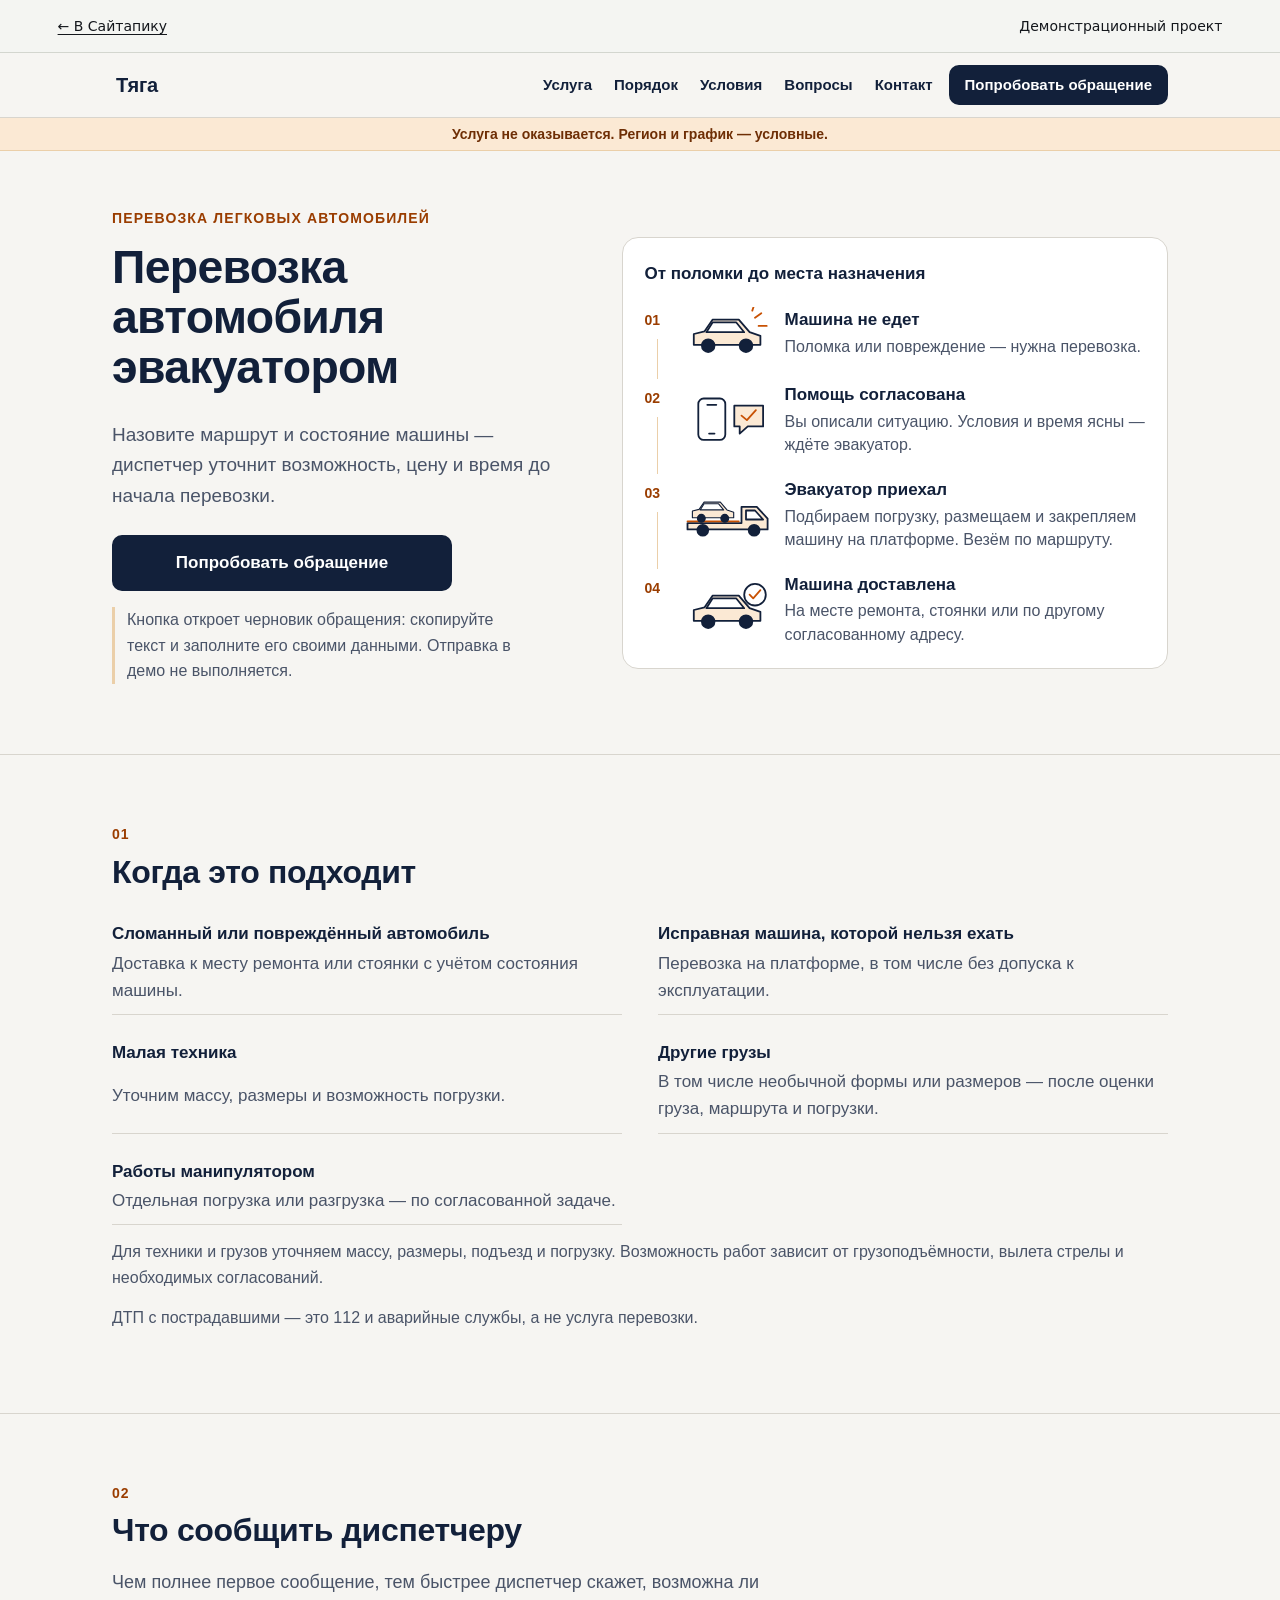
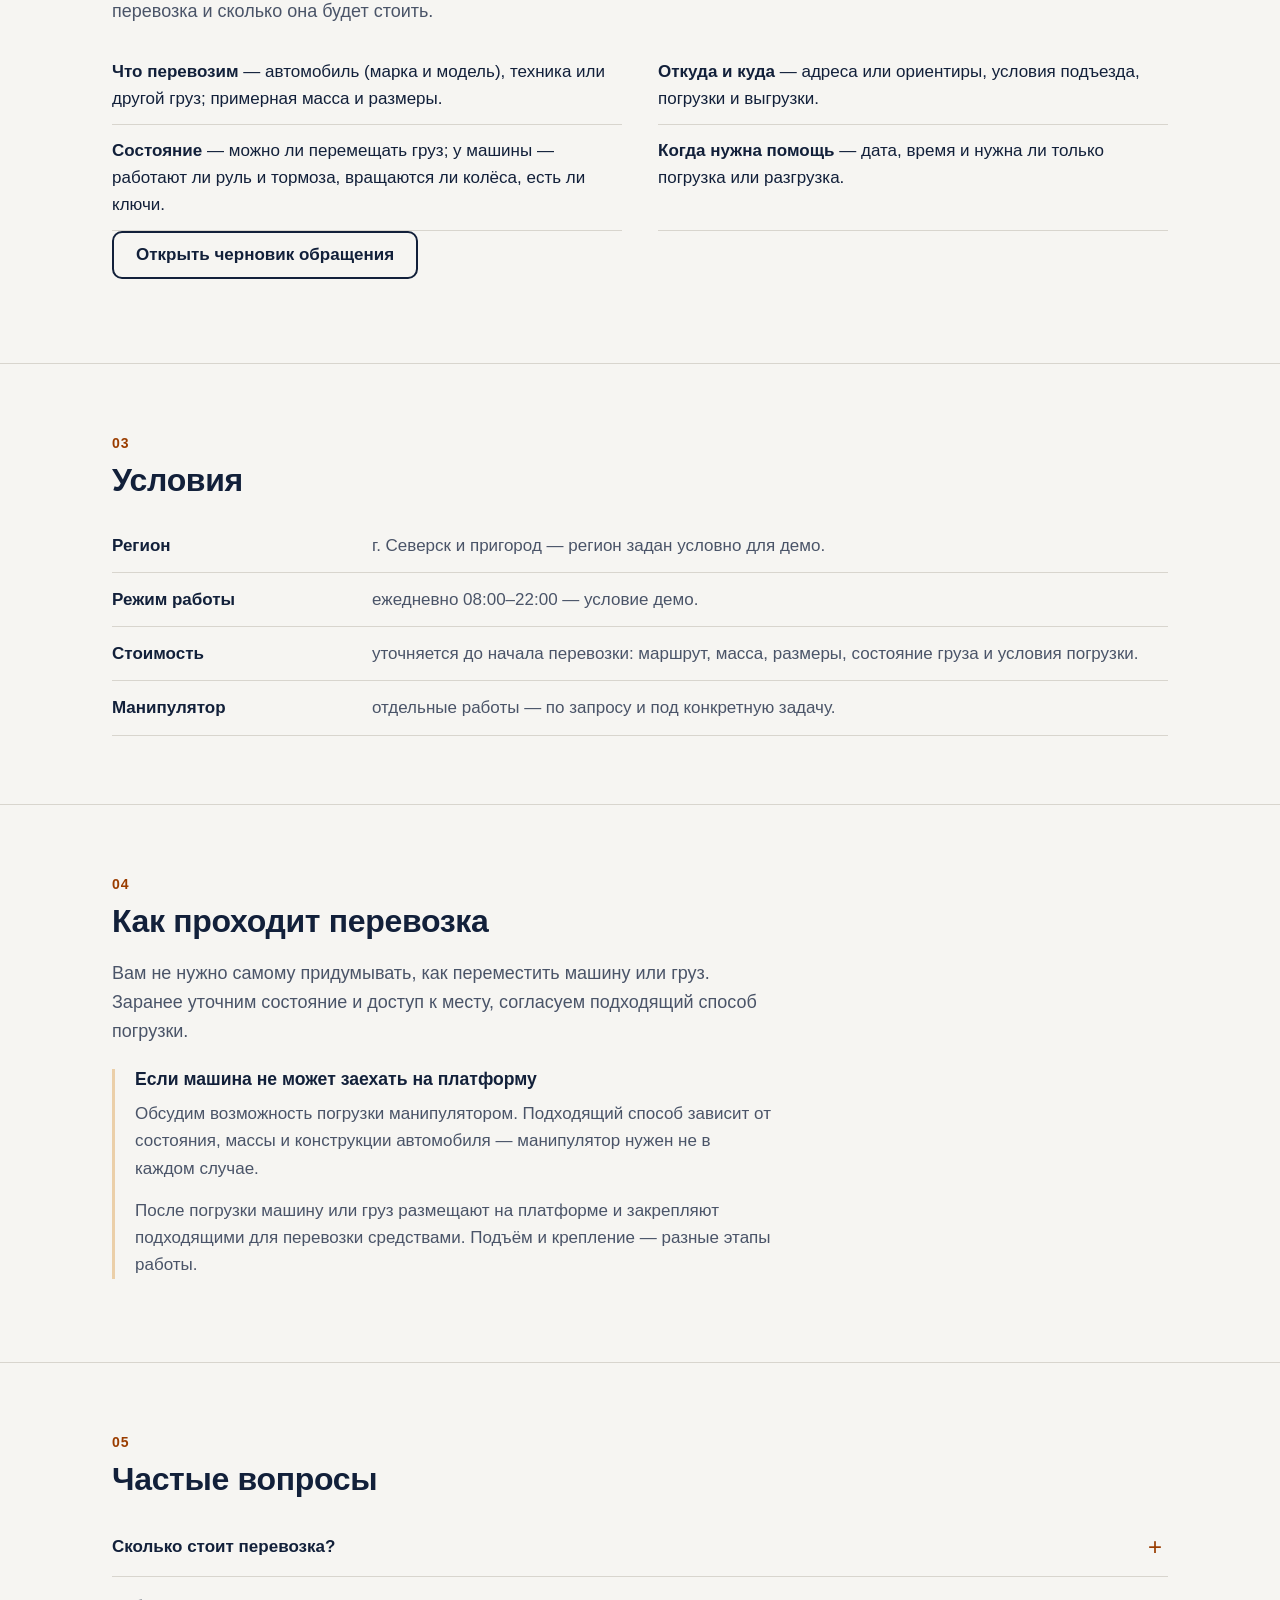
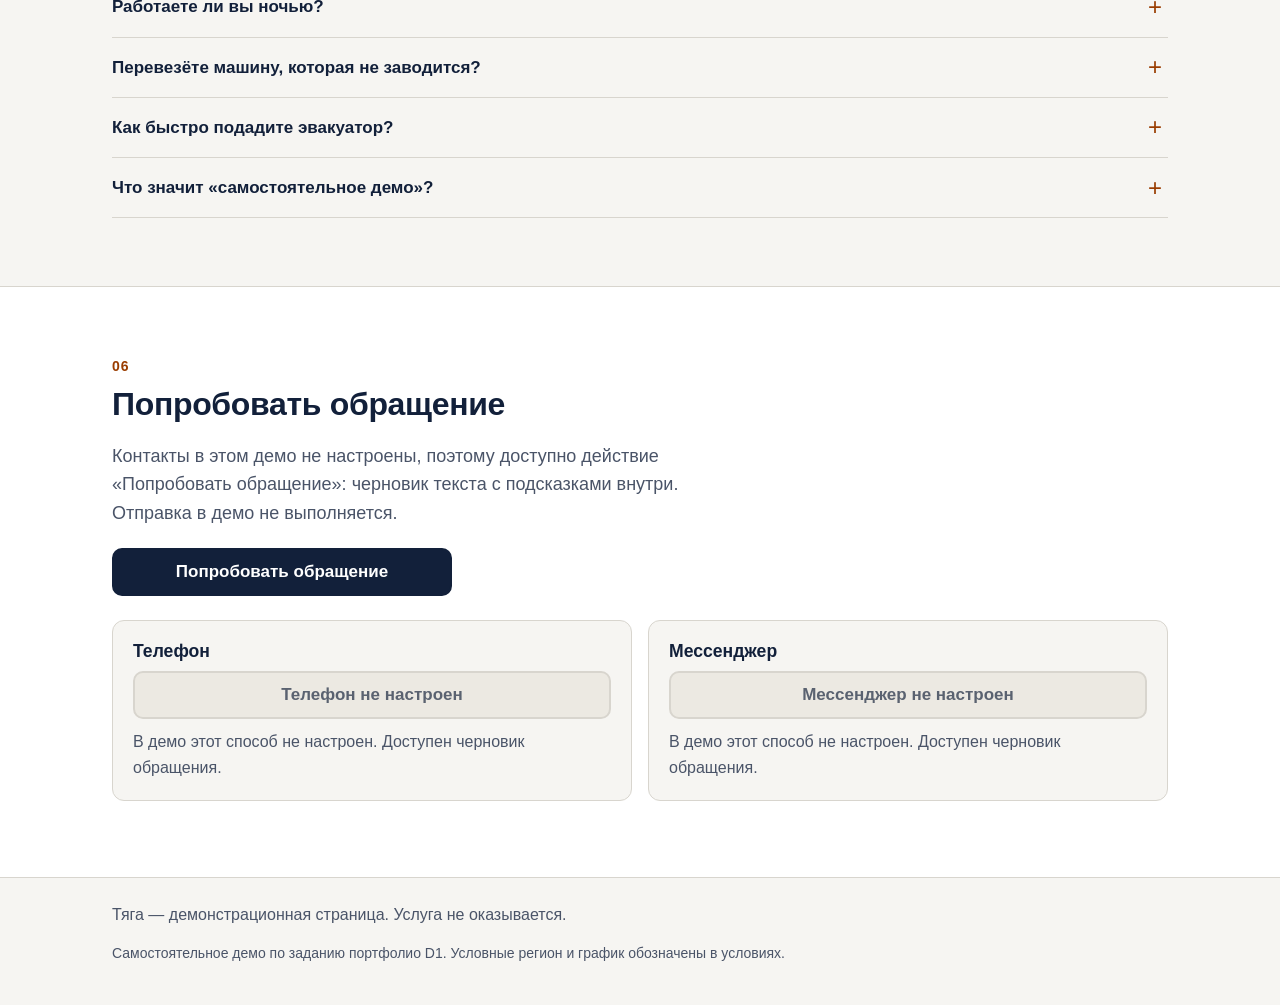
<file: index.html>
<!doctype html>
<html lang="ru">
<head>
  <meta charset="utf-8">
  <meta name="viewport" content="width=device-width, initial-scale=1">
  <meta name="x-demo-project" content="d1-tow">
  <title>Тяга — перевозка автомобилей эвакуатором (демо)</title>
  <meta name="description" content="Демонстрационная страница: перевозка автомобиля на платформе, малой техники и грузов. Порядок помощи и согласование погрузки.">
  <meta name="theme-color" content="#F6F5F2">
  <link rel="icon" href="data:image/svg+xml,%3Csvg xmlns='http://www.w3.org/2000/svg' viewBox='0 0 32 32'%3E%3Crect width='32' height='32' rx='6' fill='%2312203A'/%3E%3Cpath d='M16 6l6 14h-2.4l-1.2-3h-4.8l-1.2 3H10z' fill='%23C85103'/%3E%3Crect x='7' y='24' width='18' height='2' rx='1' fill='%23FFFFFF'/%3E%3C/svg%3E">
  <link rel="stylesheet" href="styles.css">
  <script src="config.js" defer></script>
  <script src="app.js" defer></script>
<link rel="stylesheet" href="siteappika-shell.css">
<link rel="stylesheet" href="siteappika-integration.css">
</head>
<body>
  <a class="skip-link" href="#content">К содержанию</a>




  <div class="siteappika-shell" data-project="d1"><nav class="siteappika-bar" aria-label="Сайтапика"><div class="siteappika-bar__inner"><a class="siteappika-bar__return" id="showcase-return" href="https://siteappika.ru/work/d1-tow/">← В Сайтапику</a><span class="siteappika-bar__label">Демонстрационный проект</span></div></nav><header class="site-head">
    <div class="wrap site-head-inner">
      <a class="brand" href="#top">
        <span class="brand-name">Тяга</span>
        <span class="brand-sub">помощь и перевозка</span>
      </a>
      <nav class="site-nav" aria-label="Разделы страницы">
        <a href="#kogda">Услуга</a>
        <a href="#poryadok">Порядок</a>
        <a href="#usloviya">Условия</a>
        <a href="#faq">Вопросы</a>
        <a href="#contact">Контакт</a>
      </nav>
      <a class="btn btn-small btn-primary" id="header-cta" data-cta href="#contact">Попробовать обращение</a>
    </div>
  </header></div><p class="demo-strip">Услуга не оказывается. Регион и график — условные.</p>

  <main id="content">

    <section class="hero" id="top" aria-labelledby="hero-title">
      <div class="wrap hero-grid">
        <div class="hero-copy">
          <p class="kicker">Перевозка легковых автомобилей</p>
          <h1 id="hero-title">Перевозка автомобиля эвакуатором</h1>
          <p class="lead">Назовите маршрут и состояние машины — диспетчер уточнит возможность, цену и время до начала перевозки.</p>
          <div class="hero-actions">
            <a class="btn btn-primary" id="main-cta" data-cta href="#contact">Попробовать обращение</a>
          </div>
          <p class="hero-note" id="hero-note">Кнопка откроет черновик обращения: скопируйте текст и заполните его своими данными. Отправка в демо не выполняется.</p>
        </div>
        <figure class="help-scheme" aria-labelledby="scheme-title">
          <figcaption id="scheme-title">От поломки до места назначения</figcaption>
          <ol class="help-route">
            <li><span class="route-number">01</span><svg viewBox="0 0 100 60" aria-hidden="true" focusable="false" fill="none" stroke="#12203A" stroke-width="2" stroke-linecap="round" stroke-linejoin="round"><path d="M12 42v-12l12-3 9-13h29l12 14 12 4v10Z" fill="#FBE9D4"/><path d="m33 17-7 11h42l-9-11Z" fill="#fff"/><circle cx="28" cy="43" r="7" fill="#12203A"/><circle cx="70" cy="43" r="7" fill="#12203A"/><path d="m80 12 7-5m-3 14h9m-16-17 2-6" stroke="#C85103"/></svg><div><h3>Машина не едет</h3><p>Поломка или повреждение — нужна перевозка.</p></div></li>
            <li><span class="route-number">02</span><svg viewBox="0 0 100 60" aria-hidden="true" focusable="false" fill="none" stroke="#12203A" stroke-width="2" stroke-linecap="round" stroke-linejoin="round"><rect x="17" y="5" width="30" height="46" rx="6" fill="#fff"/><path d="M27 12h10M29 44h6"/><path d="M57 13h32v23H72l-9 8v-8h-6Z" fill="#FBE9D4"/><path d="m65 24 6 5 10-11" stroke="#C85103"/></svg><div><h3>Помощь согласована</h3><p>Вы описали ситуацию. Условия и время ясны — ждёте эвакуатор.</p></div></li>
            <li><span class="route-number">03</span><svg viewBox="0 0 100 60" aria-hidden="true" focusable="false" fill="none" stroke="#12203A" stroke-width="2" stroke-linecap="round" stroke-linejoin="round"><path d="M5 39h60V21h17l12 13v12H5Z" fill="#FBE9D4"/><path d="M70 25h10l9 10H70Z" fill="#fff"/><path d="M5 37h57" stroke="#C85103"/><circle cx="22" cy="47" r="6" fill="#12203A"/><circle cx="79" cy="47" r="6" fill="#12203A"/><g transform="translate(3 7) scale(.62)"><path d="M12 42v-12l12-3 9-13h29l12 14 12 4v10Z" fill="#FBE9D4"/><path d="m33 17-7 11h42l-9-11Z" fill="#fff"/><circle cx="28" cy="43" r="7" fill="#12203A"/><circle cx="70" cy="43" r="7" fill="#12203A"/></g></svg><div><h3>Эвакуатор приехал</h3><p>Подбираем погрузку, размещаем и закрепляем машину на платформе. Везём по маршруту.</p></div></li>
            <li><span class="route-number">04</span><svg viewBox="0 0 100 60" aria-hidden="true" focusable="false" fill="none" stroke="#12203A" stroke-width="2" stroke-linecap="round" stroke-linejoin="round"><path d="M12 42v-12l12-3 9-13h29l12 14 12 4v10Z" fill="#FBE9D4"/><path d="m33 17-7 11h42l-9-11Z" fill="#fff"/><circle cx="28" cy="43" r="7" fill="#12203A"/><circle cx="70" cy="43" r="7" fill="#12203A"/><circle cx="80" cy="13" r="12" fill="#fff"/><path d="m74 13 4 4 8-9" stroke="#C85103"/></svg><div><h3>Машина доставлена</h3><p>На месте ремонта, стоянки или по другому согласованному адресу.</p></div></li>
          </ol>
        </figure>
      </div>
    </section>

    <section class="section" id="kogda" aria-labelledby="kogda-title">
      <div class="wrap">
        <p class="section-num">01</p>
        <h2 id="kogda-title">Когда это подходит</h2>
        <ul class="split-list">
          <li><strong>Сломанный или повреждённый автомобиль</strong><span>Доставка к месту ремонта или стоянки с учётом состояния машины.</span></li>
          <li><strong>Исправная машина, которой нельзя ехать</strong><span>Перевозка на платформе, в том числе без допуска к эксплуатации.</span></li>
          <li><strong>Малая техника</strong><span>Уточним массу, размеры и возможность погрузки.</span></li>
          <li><strong>Другие грузы</strong><span>В том числе необычной формы или размеров — после оценки груза, маршрута и погрузки.</span></li>
          <li><strong>Работы манипулятором</strong><span>Отдельная погрузка или разгрузка — по согласованной задаче.</span></li>
        </ul>
        <p class="hint">Для техники и грузов уточняем массу, размеры, подъезд и погрузку. Возможность работ зависит от грузоподъёмности, вылета стрелы и необходимых согласований.</p>
        <p class="hint">ДТП с пострадавшими — это 112 и аварийные службы, а не услуга перевозки.</p>
      </div>
    </section>

    <section class="section" id="soobshit" aria-labelledby="soobshit-title">
      <div class="wrap">
        <p class="section-num">02</p>
        <h2 id="soobshit-title">Что сообщить диспетчеру</h2>
        <p class="section-lead">Чем полнее первое сообщение, тем быстрее диспетчер скажет, возможна ли перевозка и сколько она будет стоить.</p>
        <ol class="checklist">
          <li><strong>Что перевозим</strong> — автомобиль (марка и модель), техника или другой груз; примерная масса и размеры.</li>
          <li><strong>Откуда и куда</strong> — адреса или ориентиры, условия подъезда, погрузки и выгрузки.</li>
          <li><strong>Состояние</strong> — можно ли перемещать груз; у машины — работают ли руль и тормоза, вращаются ли колёса, есть ли ключи.</li>
          <li><strong>Когда нужна помощь</strong> — дата, время и нужна ли только погрузка или разгрузка.</li>
        </ol>
        <p>
          <button class="btn btn-secondary" id="open-memo" type="button">Открыть черновик обращения</button>
        </p>
      </div>
    </section>

    <section class="section" id="usloviya" aria-labelledby="usloviya-title">
      <div class="wrap">
        <p class="section-num">03</p>
        <h2 id="usloviya-title">Условия</h2>
        <dl class="terms">
          <div class="term-row">
            <dt>Регион</dt>
            <dd>г. Северск и пригород — регион задан условно для демо.</dd>
          </div>
          <div class="term-row">
            <dt>Режим работы</dt>
            <dd>ежедневно 08:00–22:00 — условие демо.</dd>
          </div>
          <div class="term-row">
            <dt>Стоимость</dt>
            <dd>уточняется до начала перевозки: маршрут, масса, размеры, состояние груза и условия погрузки.</dd>
          </div>
          <div class="term-row">
            <dt>Манипулятор</dt>
            <dd>отдельные работы — по запросу и под конкретную задачу.</dd>
          </div>
        </dl>
      </div>
    </section>

    <section class="section" id="poryadok" aria-labelledby="poryadok-title">
      <div class="wrap">
        <p class="section-num">04</p>
        <h2 id="poryadok-title">Как проходит перевозка</h2>
        <p class="section-lead">Вам не нужно самому придумывать, как переместить машину или груз. Заранее уточним состояние и доступ к месту, согласуем подходящий способ погрузки.</p>
        <div class="loading-note">
          <h3>Если машина не может заехать на платформу</h3>
          <p>Обсудим возможность погрузки манипулятором. Подходящий способ зависит от состояния, массы и конструкции автомобиля — манипулятор нужен не в каждом случае.</p>
          <p>После погрузки машину или груз размещают на платформе и закрепляют подходящими для перевозки средствами. Подъём и крепление — разные этапы работы.</p>
        </div>
      </div>
    </section>

    <section class="section" id="faq" aria-labelledby="faq-title">
      <div class="wrap">
        <p class="section-num">05</p>
        <h2 id="faq-title">Частые вопросы</h2>
        <div class="faq-list">
          <details>
            <summary>Сколько стоит перевозка?</summary>
            <p>Зависит от маршрута, состояния автомобиля и времени. Точную цену диспетчер называет до начала перевозки.</p>
          </details>
          <details>
            <summary>Работаете ли вы ночью?</summary>
            <p>Режим в демо — ежедневно с 08:00 до 22:00. График указан для демонстрации.</p>
          </details>
          <details>
            <summary>Перевезёте машину, которая не заводится?</summary>
            <p>Возможность погрузки уточняется по состоянию автомобиля и условиям доступа. Сообщите состояние машины диспетчеру.</p>
          </details>
          <details>
            <summary>Как быстро подадите эвакуатор?</summary>
            <p>Время подачи согласуется при уточнении условий. Обещаний «приедем за N минут» здесь нет.</p>
          </details>
          <details>
            <summary>Что значит «самостоятельное демо»?</summary>
            <p>Страница показывает, как устроены услуга и обращение к диспетчеру. Реальных услуг она не оказывает, реальных клиентов и выездов у неё нет.</p>
          </details>
        </div>
      </div>
    </section>

    <section class="section section-contact" id="contact" aria-labelledby="contact-title">
      <div class="wrap">
        <p class="section-num">06</p>
        <h2 id="contact-title" data-contact-title>Попробовать обращение</h2>
        <p class="section-lead" id="contact-intro">Контакты в этом демо не настроены, поэтому доступно действие «Попробовать обращение»: черновик текста с подсказками внутри. Отправка в демо не выполняется.</p>

        <p class="contact-draft-action">
          <a class="btn btn-primary" id="contact-draft" data-draft href="#memo">Попробовать обращение</a>
        </p>

        <div class="contact-cards">
          <article class="contact-card" id="card-phone">
            <h3>Телефон</h3>
            <p class="contact-recipient" data-recipient hidden>Получатель: Диспетчер</p>
            <div class="contact-slot" id="slot-phone">
              <button class="btn btn-contact" type="button" data-contact="phone" disabled>Телефон не настроен</button>
            </div>
            <p class="contact-status" id="phone-status">В демо этот способ не настроен. Доступен черновик обращения.</p>
          </article>
          <article class="contact-card" id="card-messenger">
            <h3>Мессенджер</h3>
            <p class="contact-recipient" data-recipient hidden>Получатель: Диспетчер</p>
            <div class="contact-slot" id="slot-messenger">
              <button class="btn btn-contact" type="button" data-contact="messenger" disabled>Мессенджер не настроен</button>
            </div>
            <p class="contact-status" id="messenger-status">В демо этот способ не настроен. Доступен черновик обращения.</p>
          </article>
        </div>

        <dialog class="memo-dialog" id="memo" open aria-labelledby="memo-title">
          <div class="memo-head">
            <h3 id="memo-title">Черновик обращения</h3>
            <button class="btn-close" id="memo-close" type="button" aria-label="Закрыть черновик">✕</button>
          </div>
          <p>Скопируйте текст, вставьте его в сообщение диспетчеру и заполните пустые строки своими данными.</p>
          <textarea id="memo-text" readonly rows="9" aria-label="Текст обращения диспетчеру">Здравствуйте! Нужна перевозка или работа манипулятором.
Что перевозим (автомобиль, техника, другой груз):
Примерная масса и размеры:
Откуда и куда:
Состояние и возможность перемещения:
Условия подъезда, погрузки и выгрузки:
Когда нужна помощь:
Подскажите, пожалуйста, возможность и стоимость работ.</textarea>
          <div class="memo-actions">
            <button class="btn btn-primary" id="memo-copy" type="button">Скопировать текст</button>
            <button class="btn btn-secondary" id="memo-close2" type="button">Закрыть</button>
          </div>
          <p class="memo-status" id="memo-status" role="status" aria-live="polite"></p>
        </dialog>
      </div>
    </section>

  </main>

  <footer class="site-foot">
    <div class="wrap">
      <p>Тяга — демонстрационная страница. Услуга не оказывается.</p>
      <p class="foot-small">Самостоятельное демо по заданию портфолио D1. Условные регион и график обозначены в условиях.</p>
    </div>
  </footer>

</body>
</html>
</file>
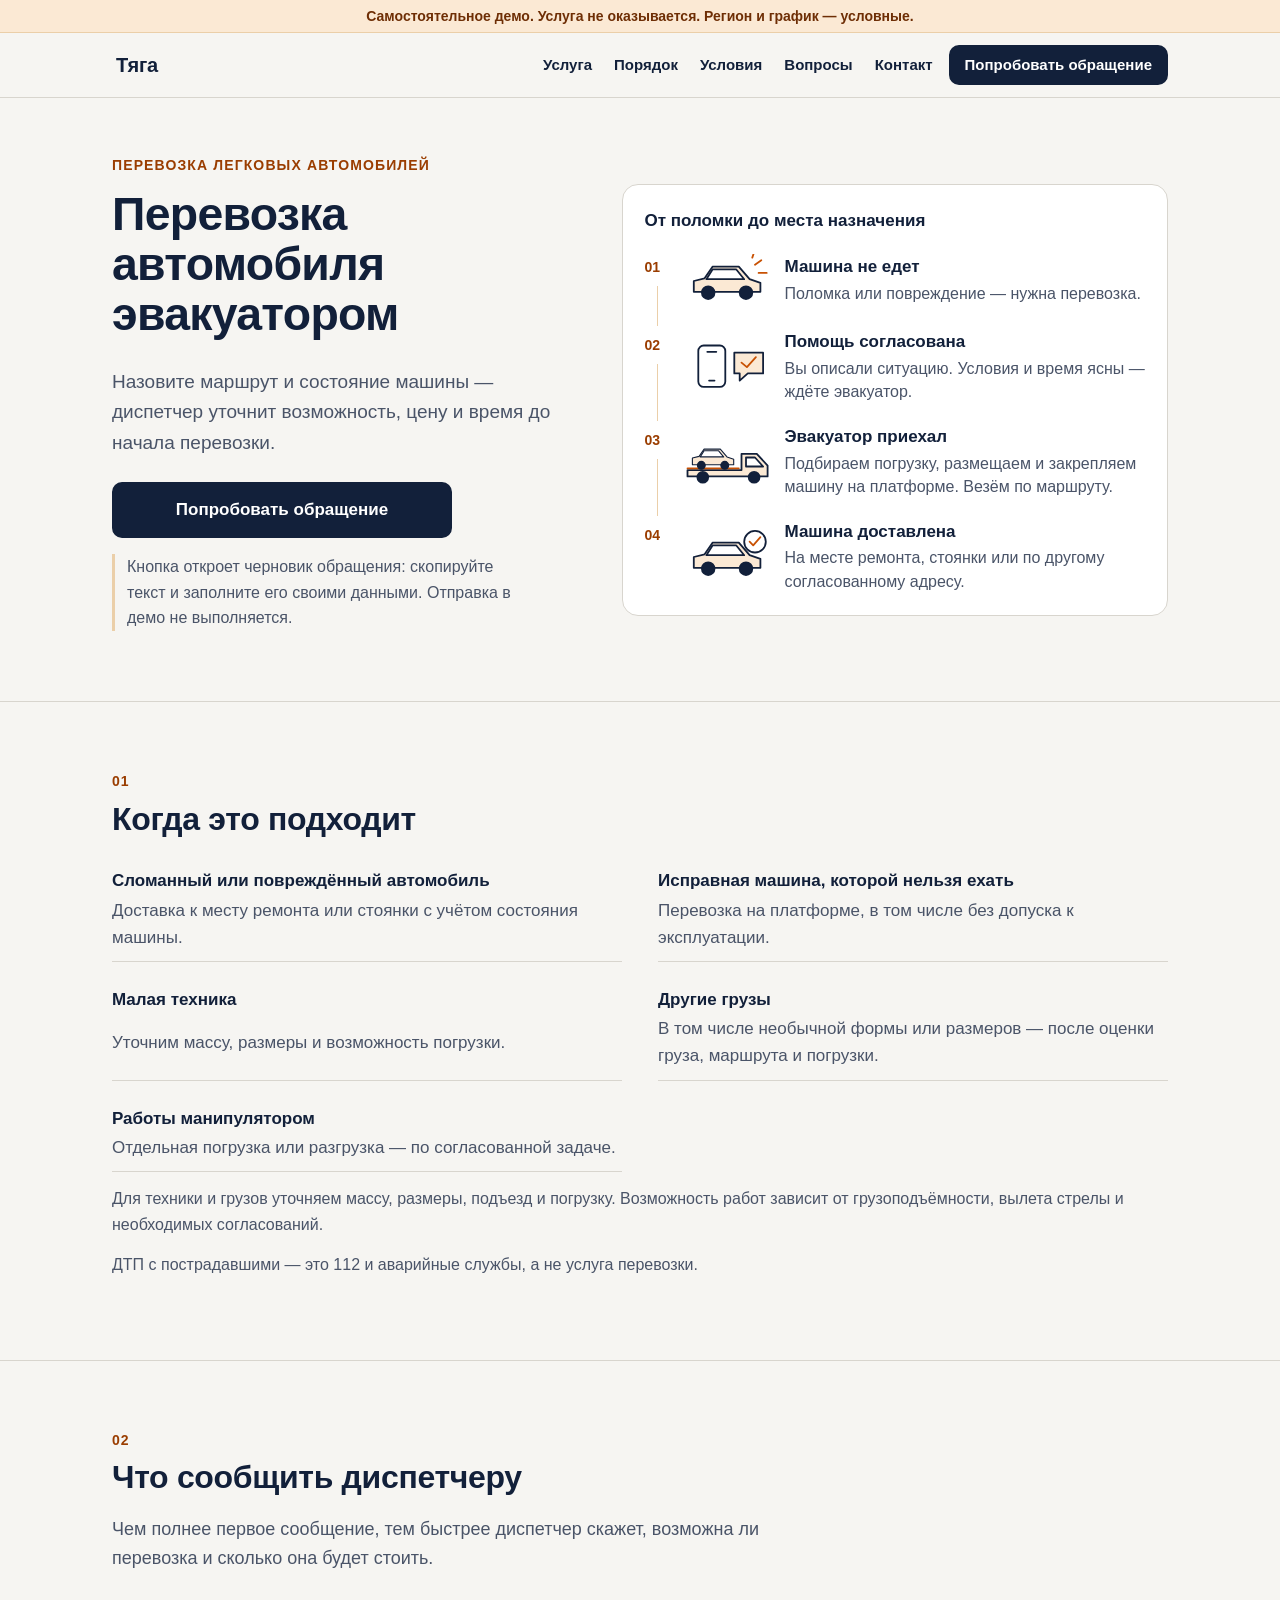
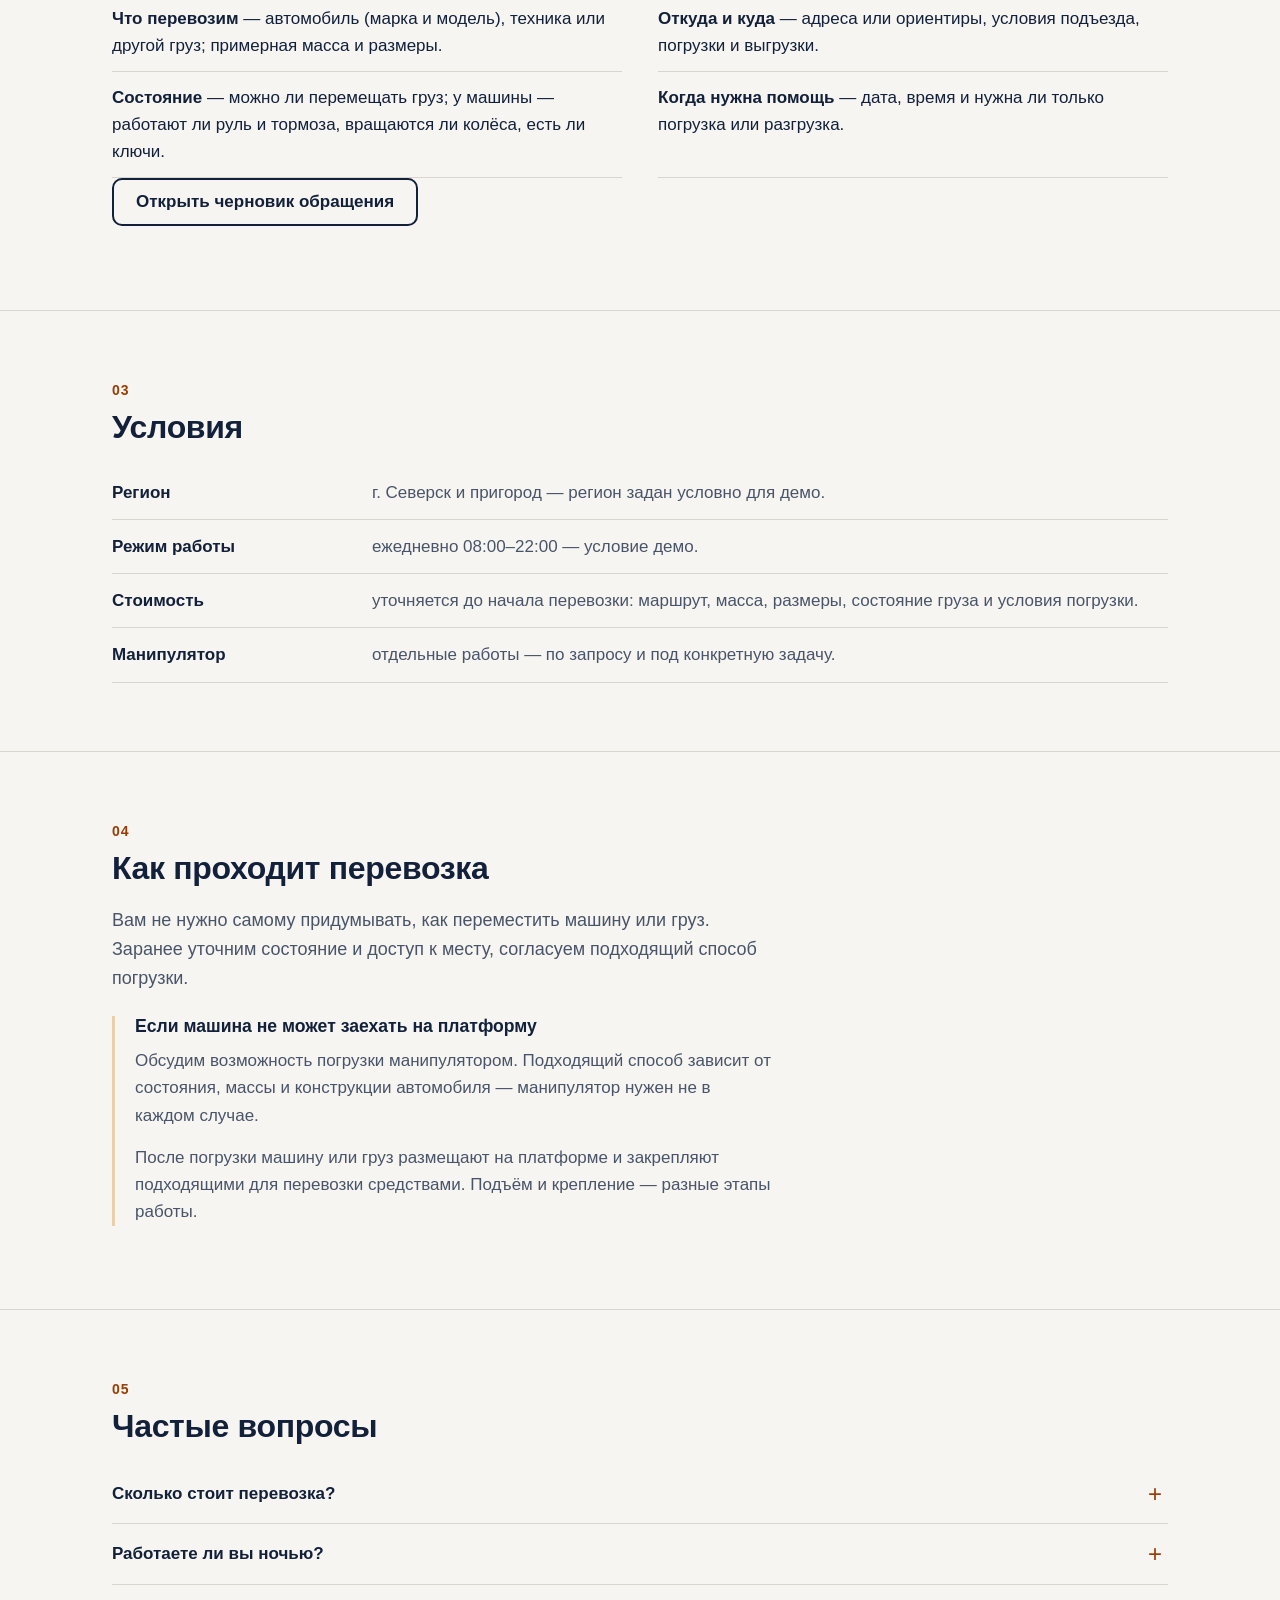
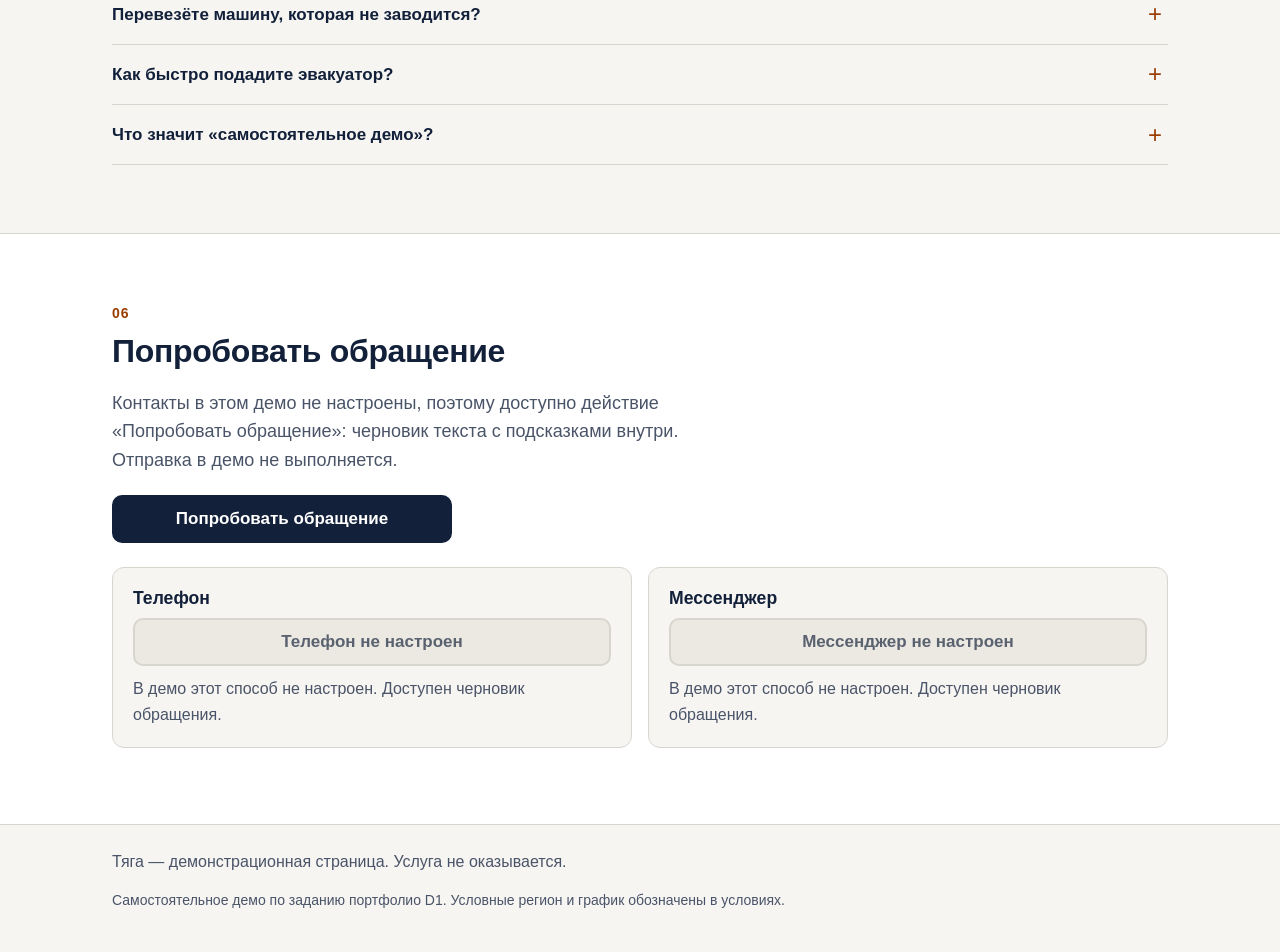
<file: docs/illustrated-20/snapshot/index.html>
<!doctype html>
<html lang="ru">
<head>
  <meta charset="utf-8">
  <meta name="viewport" content="width=device-width, initial-scale=1">
  <meta name="x-demo-project" content="d1-tow">
  <title>Тяга — перевозка автомобилей эвакуатором (демо)</title>
  <meta name="description" content="Демонстрационная страница: перевозка автомобиля на платформе, малой техники и грузов. Порядок помощи и согласование погрузки.">
  <meta name="theme-color" content="#F6F5F2">
  <link rel="icon" href="data:image/svg+xml,%3Csvg xmlns='http://www.w3.org/2000/svg' viewBox='0 0 32 32'%3E%3Crect width='32' height='32' rx='6' fill='%2312203A'/%3E%3Cpath d='M16 6l6 14h-2.4l-1.2-3h-4.8l-1.2 3H10z' fill='%23C85103'/%3E%3Crect x='7' y='24' width='18' height='2' rx='1' fill='%23FFFFFF'/%3E%3C/svg%3E">
  <link rel="stylesheet" href="styles.css">
  <script src="config.js" defer></script>
  <script src="app.js" defer></script>
</head>
<body>
  <a class="skip-link" href="#content">К содержанию</a>

  <p class="demo-strip">Самостоятельное демо. Услуга не оказывается. Регион и график — условные.</p>

  <header class="site-head">
    <div class="wrap site-head-inner">
      <a class="brand" href="#top">
        <span class="brand-name">Тяга</span>
        <span class="brand-sub">помощь и перевозка</span>
      </a>
      <nav class="site-nav" aria-label="Разделы страницы">
        <a href="#kogda">Услуга</a>
        <a href="#poryadok">Порядок</a>
        <a href="#usloviya">Условия</a>
        <a href="#faq">Вопросы</a>
        <a href="#contact">Контакт</a>
      </nav>
      <a class="btn btn-small btn-primary" id="header-cta" data-cta href="#contact">Попробовать обращение</a>
    </div>
  </header>

  <main id="content">

    <section class="hero" id="top" aria-labelledby="hero-title">
      <div class="wrap hero-grid">
        <div class="hero-copy">
          <p class="kicker">Перевозка легковых автомобилей</p>
          <h1 id="hero-title">Перевозка автомобиля эвакуатором</h1>
          <p class="lead">Назовите маршрут и состояние машины — диспетчер уточнит возможность, цену и время до начала перевозки.</p>
          <div class="hero-actions">
            <a class="btn btn-primary" id="main-cta" data-cta href="#contact">Попробовать обращение</a>
          </div>
          <p class="hero-note" id="hero-note">Кнопка откроет черновик обращения: скопируйте текст и заполните его своими данными. Отправка в демо не выполняется.</p>
        </div>
        <figure class="help-scheme" aria-labelledby="scheme-title">
          <figcaption id="scheme-title">От поломки до места назначения</figcaption>
          <ol class="help-route">
            <li><span class="route-number">01</span><svg viewBox="0 0 100 60" aria-hidden="true" focusable="false" fill="none" stroke="#12203A" stroke-width="2" stroke-linecap="round" stroke-linejoin="round"><path d="M12 42v-12l12-3 9-13h29l12 14 12 4v10Z" fill="#FBE9D4"/><path d="m33 17-7 11h42l-9-11Z" fill="#fff"/><circle cx="28" cy="43" r="7" fill="#12203A"/><circle cx="70" cy="43" r="7" fill="#12203A"/><path d="m80 12 7-5m-3 14h9m-16-17 2-6" stroke="#C85103"/></svg><div><h3>Машина не едет</h3><p>Поломка или повреждение — нужна перевозка.</p></div></li>
            <li><span class="route-number">02</span><svg viewBox="0 0 100 60" aria-hidden="true" focusable="false" fill="none" stroke="#12203A" stroke-width="2" stroke-linecap="round" stroke-linejoin="round"><rect x="17" y="5" width="30" height="46" rx="6" fill="#fff"/><path d="M27 12h10M29 44h6"/><path d="M57 13h32v23H72l-9 8v-8h-6Z" fill="#FBE9D4"/><path d="m65 24 6 5 10-11" stroke="#C85103"/></svg><div><h3>Помощь согласована</h3><p>Вы описали ситуацию. Условия и время ясны — ждёте эвакуатор.</p></div></li>
            <li><span class="route-number">03</span><svg viewBox="0 0 100 60" aria-hidden="true" focusable="false" fill="none" stroke="#12203A" stroke-width="2" stroke-linecap="round" stroke-linejoin="round"><path d="M5 39h60V21h17l12 13v12H5Z" fill="#FBE9D4"/><path d="M70 25h10l9 10H70Z" fill="#fff"/><path d="M5 37h57" stroke="#C85103"/><circle cx="22" cy="47" r="6" fill="#12203A"/><circle cx="79" cy="47" r="6" fill="#12203A"/><g transform="translate(3 7) scale(.62)"><path d="M12 42v-12l12-3 9-13h29l12 14 12 4v10Z" fill="#FBE9D4"/><path d="m33 17-7 11h42l-9-11Z" fill="#fff"/><circle cx="28" cy="43" r="7" fill="#12203A"/><circle cx="70" cy="43" r="7" fill="#12203A"/></g></svg><div><h3>Эвакуатор приехал</h3><p>Подбираем погрузку, размещаем и закрепляем машину на платформе. Везём по маршруту.</p></div></li>
            <li><span class="route-number">04</span><svg viewBox="0 0 100 60" aria-hidden="true" focusable="false" fill="none" stroke="#12203A" stroke-width="2" stroke-linecap="round" stroke-linejoin="round"><path d="M12 42v-12l12-3 9-13h29l12 14 12 4v10Z" fill="#FBE9D4"/><path d="m33 17-7 11h42l-9-11Z" fill="#fff"/><circle cx="28" cy="43" r="7" fill="#12203A"/><circle cx="70" cy="43" r="7" fill="#12203A"/><circle cx="80" cy="13" r="12" fill="#fff"/><path d="m74 13 4 4 8-9" stroke="#C85103"/></svg><div><h3>Машина доставлена</h3><p>На месте ремонта, стоянки или по другому согласованному адресу.</p></div></li>
          </ol>
        </figure>
      </div>
    </section>

    <section class="section" id="kogda" aria-labelledby="kogda-title">
      <div class="wrap">
        <p class="section-num">01</p>
        <h2 id="kogda-title">Когда это подходит</h2>
        <ul class="split-list">
          <li><strong>Сломанный или повреждённый автомобиль</strong><span>Доставка к месту ремонта или стоянки с учётом состояния машины.</span></li>
          <li><strong>Исправная машина, которой нельзя ехать</strong><span>Перевозка на платформе, в том числе без допуска к эксплуатации.</span></li>
          <li><strong>Малая техника</strong><span>Уточним массу, размеры и возможность погрузки.</span></li>
          <li><strong>Другие грузы</strong><span>В том числе необычной формы или размеров — после оценки груза, маршрута и погрузки.</span></li>
          <li><strong>Работы манипулятором</strong><span>Отдельная погрузка или разгрузка — по согласованной задаче.</span></li>
        </ul>
        <p class="hint">Для техники и грузов уточняем массу, размеры, подъезд и погрузку. Возможность работ зависит от грузоподъёмности, вылета стрелы и необходимых согласований.</p>
        <p class="hint">ДТП с пострадавшими — это 112 и аварийные службы, а не услуга перевозки.</p>
      </div>
    </section>

    <section class="section" id="soobshit" aria-labelledby="soobshit-title">
      <div class="wrap">
        <p class="section-num">02</p>
        <h2 id="soobshit-title">Что сообщить диспетчеру</h2>
        <p class="section-lead">Чем полнее первое сообщение, тем быстрее диспетчер скажет, возможна ли перевозка и сколько она будет стоить.</p>
        <ol class="checklist">
          <li><strong>Что перевозим</strong> — автомобиль (марка и модель), техника или другой груз; примерная масса и размеры.</li>
          <li><strong>Откуда и куда</strong> — адреса или ориентиры, условия подъезда, погрузки и выгрузки.</li>
          <li><strong>Состояние</strong> — можно ли перемещать груз; у машины — работают ли руль и тормоза, вращаются ли колёса, есть ли ключи.</li>
          <li><strong>Когда нужна помощь</strong> — дата, время и нужна ли только погрузка или разгрузка.</li>
        </ol>
        <p>
          <button class="btn btn-secondary" id="open-memo" type="button">Открыть черновик обращения</button>
        </p>
      </div>
    </section>

    <section class="section" id="usloviya" aria-labelledby="usloviya-title">
      <div class="wrap">
        <p class="section-num">03</p>
        <h2 id="usloviya-title">Условия</h2>
        <dl class="terms">
          <div class="term-row">
            <dt>Регион</dt>
            <dd>г. Северск и пригород — регион задан условно для демо.</dd>
          </div>
          <div class="term-row">
            <dt>Режим работы</dt>
            <dd>ежедневно 08:00–22:00 — условие демо.</dd>
          </div>
          <div class="term-row">
            <dt>Стоимость</dt>
            <dd>уточняется до начала перевозки: маршрут, масса, размеры, состояние груза и условия погрузки.</dd>
          </div>
          <div class="term-row">
            <dt>Манипулятор</dt>
            <dd>отдельные работы — по запросу и под конкретную задачу.</dd>
          </div>
        </dl>
      </div>
    </section>

    <section class="section" id="poryadok" aria-labelledby="poryadok-title">
      <div class="wrap">
        <p class="section-num">04</p>
        <h2 id="poryadok-title">Как проходит перевозка</h2>
        <p class="section-lead">Вам не нужно самому придумывать, как переместить машину или груз. Заранее уточним состояние и доступ к месту, согласуем подходящий способ погрузки.</p>
        <div class="loading-note">
          <h3>Если машина не может заехать на платформу</h3>
          <p>Обсудим возможность погрузки манипулятором. Подходящий способ зависит от состояния, массы и конструкции автомобиля — манипулятор нужен не в каждом случае.</p>
          <p>После погрузки машину или груз размещают на платформе и закрепляют подходящими для перевозки средствами. Подъём и крепление — разные этапы работы.</p>
        </div>
      </div>
    </section>

    <section class="section" id="faq" aria-labelledby="faq-title">
      <div class="wrap">
        <p class="section-num">05</p>
        <h2 id="faq-title">Частые вопросы</h2>
        <div class="faq-list">
          <details>
            <summary>Сколько стоит перевозка?</summary>
            <p>Зависит от маршрута, состояния автомобиля и времени. Точную цену диспетчер называет до начала перевозки.</p>
          </details>
          <details>
            <summary>Работаете ли вы ночью?</summary>
            <p>Режим в демо — ежедневно с 08:00 до 22:00. График указан для демонстрации.</p>
          </details>
          <details>
            <summary>Перевезёте машину, которая не заводится?</summary>
            <p>Возможность погрузки уточняется по состоянию автомобиля и условиям доступа. Сообщите состояние машины диспетчеру.</p>
          </details>
          <details>
            <summary>Как быстро подадите эвакуатор?</summary>
            <p>Время подачи согласуется при уточнении условий. Обещаний «приедем за N минут» здесь нет.</p>
          </details>
          <details>
            <summary>Что значит «самостоятельное демо»?</summary>
            <p>Страница показывает, как устроены услуга и обращение к диспетчеру. Реальных услуг она не оказывает, реальных клиентов и выездов у неё нет.</p>
          </details>
        </div>
      </div>
    </section>

    <section class="section section-contact" id="contact" aria-labelledby="contact-title">
      <div class="wrap">
        <p class="section-num">06</p>
        <h2 id="contact-title" data-contact-title>Попробовать обращение</h2>
        <p class="section-lead" id="contact-intro">Контакты в этом демо не настроены, поэтому доступно действие «Попробовать обращение»: черновик текста с подсказками внутри. Отправка в демо не выполняется.</p>

        <p class="contact-draft-action">
          <a class="btn btn-primary" id="contact-draft" data-draft href="#memo">Попробовать обращение</a>
        </p>

        <div class="contact-cards">
          <article class="contact-card" id="card-phone">
            <h3>Телефон</h3>
            <p class="contact-recipient" data-recipient hidden>Получатель: Диспетчер</p>
            <div class="contact-slot" id="slot-phone">
              <button class="btn btn-contact" type="button" data-contact="phone" disabled>Телефон не настроен</button>
            </div>
            <p class="contact-status" id="phone-status">В демо этот способ не настроен. Доступен черновик обращения.</p>
          </article>
          <article class="contact-card" id="card-messenger">
            <h3>Мессенджер</h3>
            <p class="contact-recipient" data-recipient hidden>Получатель: Диспетчер</p>
            <div class="contact-slot" id="slot-messenger">
              <button class="btn btn-contact" type="button" data-contact="messenger" disabled>Мессенджер не настроен</button>
            </div>
            <p class="contact-status" id="messenger-status">В демо этот способ не настроен. Доступен черновик обращения.</p>
          </article>
        </div>

        <dialog class="memo-dialog" id="memo" open aria-labelledby="memo-title">
          <div class="memo-head">
            <h3 id="memo-title">Черновик обращения</h3>
            <button class="btn-close" id="memo-close" type="button" aria-label="Закрыть черновик">✕</button>
          </div>
          <p>Скопируйте текст, вставьте его в сообщение диспетчеру и заполните пустые строки своими данными.</p>
          <textarea id="memo-text" readonly rows="9" aria-label="Текст обращения диспетчеру">Здравствуйте! Нужна перевозка или работа манипулятором.
Что перевозим (автомобиль, техника, другой груз):
Примерная масса и размеры:
Откуда и куда:
Состояние и возможность перемещения:
Условия подъезда, погрузки и выгрузки:
Когда нужна помощь:
Подскажите, пожалуйста, возможность и стоимость работ.</textarea>
          <div class="memo-actions">
            <button class="btn btn-primary" id="memo-copy" type="button">Скопировать текст</button>
            <button class="btn btn-secondary" id="memo-close2" type="button">Закрыть</button>
          </div>
          <p class="memo-status" id="memo-status" role="status" aria-live="polite"></p>
        </dialog>
      </div>
    </section>

  </main>

  <footer class="site-foot">
    <div class="wrap">
      <p>Тяга — демонстрационная страница. Услуга не оказывается.</p>
      <p class="foot-small">Самостоятельное демо по заданию портфолио D1. Условные регион и график обозначены в условиях.</p>
    </div>
  </footer>

</body>
</html>
</file>
<file: styles.css>
/* «Тяга» — демо-лендинг D1, итерация 2. Светлая утилитарная композиция. */

:root {
  --bg: #F6F5F2;
  --surface: #FFFFFF;
  --ink: #12203A;
  --ink-soft: #4A5468;
  --accent: #C85103;
  --accent-text: #9A3D00;
  --accent-bg: #FBE9D4;
  --accent-ink: #6E2E05;
  --accent-line: #EBCFA9;
  --line: #D8D5CE;
  --disabled-bg: #ECE9E2;
  --disabled-ink: #5A6270;
  --font: -apple-system, "Segoe UI", Roboto, "Helvetica Neue", Arial, sans-serif;
  --mono: ui-monospace, SFMono-Regular, Menlo, Consolas, "Liberation Mono", monospace;
}

* { box-sizing: border-box; }

html {
  scroll-behavior: smooth;
  scroll-padding-top: 24px;
}

body {
  margin: 0;
  background: var(--bg);
  color: var(--ink);
  font-family: var(--font);
  font-size: 1.0625rem;
  line-height: 1.6;
  overflow-x: clip;
  overflow-wrap: break-word;
  -webkit-text-size-adjust: 100%;
}

h1, h2, h3 { line-height: 1.15; margin: 0 0 0.6em; }

h1 {
  font-size: clamp(1.9rem, 1.25rem + 3.2vw, 2.9rem);
  font-weight: 750;
  letter-spacing: -0.015em;
  line-height: 1.08;
  text-wrap: balance;
}

h2 {
  font-size: clamp(1.45rem, 1.25rem + 1.2vw, 2rem);
  font-weight: 700;
  letter-spacing: -0.01em;
  text-wrap: balance;
}

h3 { font-size: 1.1rem; font-weight: 700; }

p { margin: 0 0 0.9em; }

a { color: var(--accent-text); }

.wrap {
  max-width: 1120px;
  margin-inline: auto;
  padding-inline: clamp(16px, 4vw, 32px);
}

/* Пропуск к содержанию */
.skip-link {
  position: fixed;
  top: 8px;
  left: 8px;
  z-index: 60;
  transform: translateY(-300%);
  background: var(--ink);
  color: #FFFFFF;
  padding: 10px 18px;
  border-radius: 8px;
  font-weight: 650;
  text-decoration: none;
}

.skip-link:focus { transform: translateY(0); }

/* Постоянный маркер демо */
.demo-strip {
  margin: 0;
  background: var(--accent-bg);
  border-bottom: 1px solid var(--accent-line);
  color: var(--accent-ink);
  font-size: 0.875rem;
  font-weight: 600;
  text-align: center;
  padding: 5px 16px;
}

/* Шапка — одна строка */
.site-head {
  background: var(--bg);
  border-bottom: 1px solid var(--line);
}

.site-head-inner {
  display: flex;
  align-items: center;
  gap: 12px;
  min-height: 64px;
  flex-wrap: nowrap;
}

.brand {
  display: inline-flex;
  align-items: baseline;
  gap: 8px;
  text-decoration: none;
  color: var(--ink);
  border-radius: 8px;
  padding: 4px;
  flex: none;
}

.brand-name { font-size: 1.25rem; font-weight: 800; letter-spacing: -0.01em; }
.brand-sub { font-size: 0.8rem; color: var(--ink-soft); white-space: nowrap; }

.site-nav {
  display: flex;
  gap: 2px 14px;
  margin-left: auto;
  flex-wrap: nowrap;
}

.site-nav a {
  color: var(--ink);
  text-decoration: none;
  font-size: 0.9375rem;
  font-weight: 600;
  padding: 6px 4px;
  border-radius: 8px;
  white-space: nowrap;
}

.site-nav a:hover { text-decoration: underline; text-underline-offset: 3px; }

.site-head .btn { flex: 0 1 auto; }

/* Кнопки */
.btn {
  display: inline-flex;
  align-items: center;
  justify-content: center;
  gap: 8px;
  min-height: 48px;
  padding: 11px 22px;
  border-radius: 10px;
  border: 2px solid transparent;
  font-family: inherit;
  font-size: 1.0625rem;
  font-weight: 650;
  line-height: 1.2;
  text-decoration: none;
  cursor: pointer;
  text-align: center;
  overflow-wrap: anywhere;
}

.btn-small { min-height: 40px; padding: 7px 14px; font-size: 0.9375rem; }

.btn-primary {
  background: var(--ink);
  color: #FFFFFF;
  border-color: var(--ink);
}

.btn-primary:hover { background: #1B2E52; border-color: #1B2E52; }
.btn-primary:active { background: #0D1B33; border-color: #0D1B33; }

.btn-secondary {
  background: transparent;
  color: var(--ink);
  border-color: var(--ink);
}

.btn-secondary:hover { background: #EBE8E0; }

.btn-contact:disabled {
  background: var(--disabled-bg);
  border-color: var(--line);
  color: var(--disabled-ink);
  cursor: not-allowed;
}

/* Видимый фокус */
:focus-visible {
  outline: 3px solid var(--accent);
  outline-offset: 2px;
  border-radius: 4px;
}

/* Первый экран */
.hero {
  padding-block: clamp(28px, 5vw, 56px);
}

.hero-grid {
  display: grid;
  grid-template-columns: 1fr;
  gap: 32px;
  align-items: center;
}

.kicker {
  color: var(--accent-text);
  font-weight: 700;
  font-size: 0.875rem;
  letter-spacing: 0.08em;
  text-transform: uppercase;
  margin-bottom: 12px;
}

.lead {
  font-size: 1.1875rem;
  color: var(--ink-soft);
  max-width: 54ch;
}

.hero-actions { margin-top: 24px; }

.hero-actions .btn-primary {
  width: 100%;
  max-width: 340px;
  min-height: 56px;
  font-size: 1.0625rem;
}

.hero-note {
  margin-top: 16px;
  font-size: 1rem;
  color: var(--ink-soft);
  max-width: 46ch;
  border-left: 3px solid var(--accent-line);
  padding-left: 12px;
}

/* Одна последовательность помощи; подписи остаются HTML без графики и JS. */
.help-scheme { margin: 0; padding: 22px; background: var(--surface); border: 1px solid var(--line); border-radius: 16px; }
.help-scheme figcaption { font-weight: 700; font-size: 1.0625rem; margin-bottom: 20px; }
.help-route { list-style: none; margin: 0; padding: 0; }
.help-route li { position: relative; display: grid; grid-template-columns: 26px 90px 1fr; gap: 12px; align-items: center; padding-bottom: 24px; min-width: 0; }
.help-route li:last-child { padding-bottom: 0; }
.help-route li:not(:last-child)::after { content: ""; position: absolute; left: 12px; top: 32px; bottom: 6px; width: 1px; background: var(--accent-line); }
.route-number { color: var(--accent-text); font-size: .875rem; font-weight: 700; align-self: start; padding-top: 2px; }
.help-route svg { display: block; width: 100%; height: auto; }
.help-route h3 { font-size: 1.0625rem; margin: 0 0 5px; }
.help-route p { color: var(--ink-soft); font-size: 1rem; line-height: 1.45; margin: 0; }
.loading-note { border-left: 3px solid var(--accent-line); padding-left: 20px; max-width: 70ch; margin-top: 24px; }
.loading-note p { color: var(--ink-soft); }
@media (max-width: 420px) {
  .help-scheme { padding: 18px 14px; }
  .help-route li { grid-template-columns: 24px 1fr; gap: 8px 12px; }
  .help-route svg { grid-column: 2; width: 100px; }
  .help-route li > div { grid-column: 2; }
}

/* Секции */
.section {
  padding-block: clamp(36px, 6vw, 68px);
  border-top: 1px solid var(--line);
}

.section-contact { background: var(--surface); }

.section-num {
  color: var(--accent-text);
  font-weight: 700;
  font-variant-numeric: tabular-nums;
  font-size: 0.875rem;
  letter-spacing: 0.06em;
  margin: 0 0 8px;
}

.section-lead {
  font-size: 1.125rem;
  color: var(--ink-soft);
  max-width: 65ch;
}

/* Когда подходит */
.split-list {
  list-style: none;
  margin: 20px 0 0;
  padding: 0;
  display: grid;
  gap: 14px 36px;
}

.split-list li {
  padding: 10px 0;
  border-bottom: 1px solid var(--line);
  display: grid;
  gap: 2px;
}

.split-list strong { font-size: 1.0625rem; }
.split-list span { color: var(--ink-soft); }

.hint {
  font-size: 1rem;
  color: var(--ink-soft);
  margin-top: 14px;
}

/* Что сообщить */
.checklist {
  list-style: none;
  margin: 20px 0 0;
  padding: 0;
  display: grid;
  gap: 0 36px;
}

.checklist li {
  padding: 12px 0;
  border-bottom: 1px solid var(--line);
}

/* Условия */
.terms { margin: 20px 0 0; }

.term-row {
  display: grid;
  grid-template-columns: 1fr;
  gap: 4px 20px;
  padding: 13px 0;
  border-bottom: 1px solid var(--line);
}

.term-row dt { font-weight: 700; }
.term-row dd { margin: 0; color: var(--ink-soft); }

/* Порядок */
.steps {
  list-style: none;
  margin: 22px 0 0;
  padding: 0;
  display: grid;
  gap: 18px;
}

.steps li {
  border-top: 2px solid var(--ink);
  padding-top: 14px;
  display: block;
}

.step-num {
  display: inline-flex;
  align-items: center;
  justify-content: center;
  width: 30px;
  height: 30px;
  border-radius: 50%;
  background: var(--accent-text);
  color: #FFFFFF;
  font-weight: 700;
  font-variant-numeric: tabular-nums;
  font-size: 0.9375rem;
  margin-bottom: 10px;
}

.steps h3 { margin: 0 0 4px; font-size: 1.0625rem; }
.steps p { margin: 0; color: var(--ink-soft); font-size: 1rem; }

/* FAQ */
.faq-list { margin-top: 12px; }

.faq-list details { border-bottom: 1px solid var(--line); }

.faq-list summary {
  list-style: none;
  cursor: pointer;
  font-weight: 650;
  font-size: 1.0625rem;
  padding: 16px 36px 16px 0;
  position: relative;
}

.faq-list summary::-webkit-details-marker { display: none; }

.faq-list summary::after {
  content: "+";
  position: absolute;
  right: 6px;
  top: 50%;
  transform: translateY(-50%);
  font-size: 1.5rem;
  font-weight: 400;
  line-height: 1;
  color: var(--accent-text);
}

.faq-list details[open] summary::after { content: "−"; }

.faq-list details p {
  margin: 0 36px 16px 0;
  color: var(--ink-soft);
  font-size: 1rem;
}

/* Видимое действие черновика в разделе контакта */
.contact-draft-action {
  margin: 20px 0 0;
}

.contact-draft-action .btn {
  width: 100%;
  max-width: 340px;
}

/* Контакт */
.contact-cards {
  display: grid;
  gap: 16px;
  margin: 24px 0 8px;
}

.contact-card {
  display: flex;
  flex-direction: column;
  gap: 10px;
  background: var(--bg);
  border: 1px solid var(--line);
  border-radius: 12px;
  padding: 20px;
}

.contact-card h3 { margin: 0; }

.contact-recipient {
  margin: 0;
  font-size: 1rem;
  color: var(--ink-soft);
}

.contact-slot .btn { width: 100%; }

.contact-status {
  margin: 0;
  font-size: 1rem;
  color: var(--ink-soft);
}

/* Диалог черновика */
.memo-dialog {
  border: 1px solid var(--line);
  border-radius: 14px;
  background: var(--surface);
  color: var(--ink);
  padding: 22px;
  max-width: 560px;
  width: calc(100% - 32px);
  box-shadow: 0 24px 60px rgba(18, 32, 58, 0.25);
}

/* Без JS: диалог с атрибутом open показывается как обычный блок */
.memo-dialog[open]:not(:modal) {
  position: static;
  margin: 24px auto 0;
}

/* В модальном режиме */
.memo-dialog:modal {
  max-height: calc(100vh - 32px);
  overflow-y: auto;
}

.memo-dialog::backdrop { background: rgba(18, 32, 58, 0.5); }

.memo-head {
  display: flex;
  justify-content: space-between;
  align-items: center;
  gap: 12px;
}

.memo-head h3 { margin: 0; font-size: 1.25rem; }

.btn-close {
  background: none;
  border: none;
  padding: 6px 8px;
  font-size: 1.15rem;
  line-height: 1;
  color: var(--ink-soft);
  cursor: pointer;
  border-radius: 8px;
}

.btn-close:hover { color: var(--ink); }

#memo-text {
  width: 100%;
  min-height: 190px;
  margin-top: 12px;
  padding: 12px 14px;
  font-family: inherit;
  font-size: 1rem;
  line-height: 1.55;
  color: var(--ink);
  background: var(--bg);
  border: 1px solid var(--line);
  border-radius: 10px;
  resize: vertical;
}

.memo-actions {
  display: flex;
  gap: 12px;
  flex-wrap: wrap;
  margin-top: 14px;
}

.memo-status {
  margin: 10px 0 0;
  font-size: 1rem;
  min-height: 1.4em;
  color: var(--accent-ink);
}

/* Подвал */
.site-foot {
  border-top: 1px solid var(--line);
  padding: 24px 0 40px;
  color: var(--ink-soft);
  font-size: 1rem;
}

.foot-small { font-size: 0.875rem; margin: 0; }

/* Защита от горизонтального переполнения */
.hero-grid > *,
.site-head-inner > *,
.contact-card > *,
.steps li,
.steps li > div,
.split-list li,
.checklist li { min-width: 0; }

/* Сверхузкие вьюпорты (масштаб 200% на телефоне) */
@media (max-width: 320px) {
  body { overflow-wrap: anywhere; }
}

/* Адаптив */
@media (min-width: 640px) {
  .split-list { grid-template-columns: 1fr 1fr; }
  .checklist { grid-template-columns: 1fr 1fr; }
}

@media (min-width: 768px) {
  .contact-cards { grid-template-columns: repeat(2, 1fr); }
  .term-row { grid-template-columns: 240px 1fr; }
  .steps { grid-template-columns: repeat(4, 1fr); gap: 20px; }
}

@media (min-width: 900px) {
  .hero-grid { grid-template-columns: 0.92fr 1.08fr; gap: 44px; }
}

@media (max-width: 1023px) {
  .site-nav { display: none; }
}

@media (max-width: 1299px) {
  .brand-sub { display: none; }
}

/* Уменьшенное движение */
@media (prefers-reduced-motion: reduce) {
  html { scroll-behavior: auto; }
  *, *::before, *::after {
    transition-duration: 0.01ms !important;
    animation-duration: 0.01ms !important;
    animation-iteration-count: 1 !important;
  }
}
</file>
<file: siteappika-shell.css>
/* Локальная копия токенов Siteappika. Никаких загрузок из Platform. */
:root { --siteappika-bar-height:53px; }
.siteappika-shell { position:sticky; top:0; z-index:60; }
.siteappika-shell[data-project="kontur"] { position:fixed; inset:0 0 auto; }
.siteappika-shell .siteappika-bar {
  display:block; width:100%; margin:0; padding:0;
  background:#f4f5f2; color:#14171c; border:0; border-bottom:1px solid #d3d6cf;
  font:400 14px/20px system-ui,-apple-system,'Segoe UI',Roboto,'Helvetica Neue',Arial,sans-serif;
  letter-spacing:normal; text-transform:none;
}
.siteappika-shell .siteappika-bar__inner {
  box-sizing:border-box; display:flex; align-items:center; justify-content:space-between;
  gap:12px; min-height:52px; width:min(calc(100% - 2 * clamp(16px,4.5vw,64px)),1248px);
  margin:0 auto; padding:4px 0;
}
.siteappika-shell .siteappika-bar__return {
  display:inline-flex; align-items:center; flex-shrink:0; min-height:44px;
  margin:0; padding:0; border:0; background:none; box-shadow:none; border-radius:0;
  color:#14171c; font:inherit; letter-spacing:normal; text-transform:none;
  text-decoration:underline; text-decoration-thickness:1px; text-underline-offset:3px;
}
.siteappika-shell .siteappika-bar__return:hover { text-decoration-thickness:2px; }
.siteappika-shell .siteappika-bar__return:focus-visible {
  outline:3px solid #b4500a; outline-offset:3px; border-radius:0;
}
.siteappika-shell .siteappika-bar__label {
  display:block; margin:0; padding:0; color:#14171c; font:inherit;
  letter-spacing:normal; text-transform:none;
}
/* Высота строки зарезервирована без JS; на узком экране — две строки. */
@media(max-width:379px) {
  :root { --siteappika-bar-height:77px; }
  .siteappika-shell .siteappika-bar__inner {
    flex-direction:column; align-items:flex-start; justify-content:flex-start;
    gap:0; min-height:76px;
  }
}
@media(max-width:240px) {
  :root { --siteappika-bar-height:97px; }
  .siteappika-shell .siteappika-bar__inner { min-height:96px; }
}
/* Шапки остаются в одном закреплённом стеке с полосой. */
.siteappika-shell[data-project="d2"] > .header { position:relative; top:auto; z-index:auto; }
.siteappika-shell[data-project="kontur"] > .topbar { position:relative; inset:auto; }
html { scroll-padding-top:calc(var(--siteappika-bar-height) + 100px); }
.siteappika-shell[data-project="kontur"] ~ main .hero__content { padding-top:calc(120px + var(--siteappika-bar-height)); }
@media(max-width:767px),(max-width:1023px) and (orientation:portrait) {
  .siteappika-shell[data-project="kontur"] ~ main .hero__content { padding-top:4px; }
  .siteappika-shell[data-project="kontur"] ~ main .hero__vtoggle { top:calc(88px + var(--siteappika-bar-height)); }
}
</file>
<file: siteappika-integration.css>
/* Только размещение шапки и якорей; оформление полосы — в общем CSS. */
</file>
<file: docs/illustrated-20/snapshot/styles.css>
/* «Тяга» — демо-лендинг D1, итерация 2. Светлая утилитарная композиция. */

:root {
  --bg: #F6F5F2;
  --surface: #FFFFFF;
  --ink: #12203A;
  --ink-soft: #4A5468;
  --accent: #C85103;
  --accent-text: #9A3D00;
  --accent-bg: #FBE9D4;
  --accent-ink: #6E2E05;
  --accent-line: #EBCFA9;
  --line: #D8D5CE;
  --disabled-bg: #ECE9E2;
  --disabled-ink: #5A6270;
  --font: -apple-system, "Segoe UI", Roboto, "Helvetica Neue", Arial, sans-serif;
  --mono: ui-monospace, SFMono-Regular, Menlo, Consolas, "Liberation Mono", monospace;
}

* { box-sizing: border-box; }

html {
  scroll-behavior: smooth;
  scroll-padding-top: 24px;
}

body {
  margin: 0;
  background: var(--bg);
  color: var(--ink);
  font-family: var(--font);
  font-size: 1.0625rem;
  line-height: 1.6;
  overflow-x: clip;
  overflow-wrap: break-word;
  -webkit-text-size-adjust: 100%;
}

h1, h2, h3 { line-height: 1.15; margin: 0 0 0.6em; }

h1 {
  font-size: clamp(1.9rem, 1.25rem + 3.2vw, 2.9rem);
  font-weight: 750;
  letter-spacing: -0.015em;
  line-height: 1.08;
  text-wrap: balance;
}

h2 {
  font-size: clamp(1.45rem, 1.25rem + 1.2vw, 2rem);
  font-weight: 700;
  letter-spacing: -0.01em;
  text-wrap: balance;
}

h3 { font-size: 1.1rem; font-weight: 700; }

p { margin: 0 0 0.9em; }

a { color: var(--accent-text); }

.wrap {
  max-width: 1120px;
  margin-inline: auto;
  padding-inline: clamp(16px, 4vw, 32px);
}

/* Пропуск к содержанию */
.skip-link {
  position: fixed;
  top: 8px;
  left: 8px;
  z-index: 60;
  transform: translateY(-300%);
  background: var(--ink);
  color: #FFFFFF;
  padding: 10px 18px;
  border-radius: 8px;
  font-weight: 650;
  text-decoration: none;
}

.skip-link:focus { transform: translateY(0); }

/* Постоянный маркер демо */
.demo-strip {
  margin: 0;
  background: var(--accent-bg);
  border-bottom: 1px solid var(--accent-line);
  color: var(--accent-ink);
  font-size: 0.875rem;
  font-weight: 600;
  text-align: center;
  padding: 5px 16px;
}

/* Шапка — одна строка */
.site-head {
  background: var(--bg);
  border-bottom: 1px solid var(--line);
}

.site-head-inner {
  display: flex;
  align-items: center;
  gap: 12px;
  min-height: 64px;
  flex-wrap: nowrap;
}

.brand {
  display: inline-flex;
  align-items: baseline;
  gap: 8px;
  text-decoration: none;
  color: var(--ink);
  border-radius: 8px;
  padding: 4px;
  flex: none;
}

.brand-name { font-size: 1.25rem; font-weight: 800; letter-spacing: -0.01em; }
.brand-sub { font-size: 0.8rem; color: var(--ink-soft); white-space: nowrap; }

.site-nav {
  display: flex;
  gap: 2px 14px;
  margin-left: auto;
  flex-wrap: nowrap;
}

.site-nav a {
  color: var(--ink);
  text-decoration: none;
  font-size: 0.9375rem;
  font-weight: 600;
  padding: 6px 4px;
  border-radius: 8px;
  white-space: nowrap;
}

.site-nav a:hover { text-decoration: underline; text-underline-offset: 3px; }

.site-head .btn { flex: 0 1 auto; }

/* Кнопки */
.btn {
  display: inline-flex;
  align-items: center;
  justify-content: center;
  gap: 8px;
  min-height: 48px;
  padding: 11px 22px;
  border-radius: 10px;
  border: 2px solid transparent;
  font-family: inherit;
  font-size: 1.0625rem;
  font-weight: 650;
  line-height: 1.2;
  text-decoration: none;
  cursor: pointer;
  text-align: center;
  overflow-wrap: anywhere;
}

.btn-small { min-height: 40px; padding: 7px 14px; font-size: 0.9375rem; }

.btn-primary {
  background: var(--ink);
  color: #FFFFFF;
  border-color: var(--ink);
}

.btn-primary:hover { background: #1B2E52; border-color: #1B2E52; }
.btn-primary:active { background: #0D1B33; border-color: #0D1B33; }

.btn-secondary {
  background: transparent;
  color: var(--ink);
  border-color: var(--ink);
}

.btn-secondary:hover { background: #EBE8E0; }

.btn-contact:disabled {
  background: var(--disabled-bg);
  border-color: var(--line);
  color: var(--disabled-ink);
  cursor: not-allowed;
}

/* Видимый фокус */
:focus-visible {
  outline: 3px solid var(--accent);
  outline-offset: 2px;
  border-radius: 4px;
}

/* Первый экран */
.hero {
  padding-block: clamp(28px, 5vw, 56px);
}

.hero-grid {
  display: grid;
  grid-template-columns: 1fr;
  gap: 32px;
  align-items: center;
}

.kicker {
  color: var(--accent-text);
  font-weight: 700;
  font-size: 0.875rem;
  letter-spacing: 0.08em;
  text-transform: uppercase;
  margin-bottom: 12px;
}

.lead {
  font-size: 1.1875rem;
  color: var(--ink-soft);
  max-width: 54ch;
}

.hero-actions { margin-top: 24px; }

.hero-actions .btn-primary {
  width: 100%;
  max-width: 340px;
  min-height: 56px;
  font-size: 1.0625rem;
}

.hero-note {
  margin-top: 16px;
  font-size: 1rem;
  color: var(--ink-soft);
  max-width: 46ch;
  border-left: 3px solid var(--accent-line);
  padding-left: 12px;
}

/* Одна последовательность помощи; подписи остаются HTML без графики и JS. */
.help-scheme { margin: 0; padding: 22px; background: var(--surface); border: 1px solid var(--line); border-radius: 16px; }
.help-scheme figcaption { font-weight: 700; font-size: 1.0625rem; margin-bottom: 20px; }
.help-route { list-style: none; margin: 0; padding: 0; }
.help-route li { position: relative; display: grid; grid-template-columns: 26px 90px 1fr; gap: 12px; align-items: center; padding-bottom: 24px; min-width: 0; }
.help-route li:last-child { padding-bottom: 0; }
.help-route li:not(:last-child)::after { content: ""; position: absolute; left: 12px; top: 32px; bottom: 6px; width: 1px; background: var(--accent-line); }
.route-number { color: var(--accent-text); font-size: .875rem; font-weight: 700; align-self: start; padding-top: 2px; }
.help-route svg { display: block; width: 100%; height: auto; }
.help-route h3 { font-size: 1.0625rem; margin: 0 0 5px; }
.help-route p { color: var(--ink-soft); font-size: 1rem; line-height: 1.45; margin: 0; }
.loading-note { border-left: 3px solid var(--accent-line); padding-left: 20px; max-width: 70ch; margin-top: 24px; }
.loading-note p { color: var(--ink-soft); }
@media (max-width: 420px) {
  .help-scheme { padding: 18px 14px; }
  .help-route li { grid-template-columns: 24px 1fr; gap: 8px 12px; }
  .help-route svg { grid-column: 2; width: 100px; }
  .help-route li > div { grid-column: 2; }
}

/* Секции */
.section {
  padding-block: clamp(36px, 6vw, 68px);
  border-top: 1px solid var(--line);
}

.section-contact { background: var(--surface); }

.section-num {
  color: var(--accent-text);
  font-weight: 700;
  font-variant-numeric: tabular-nums;
  font-size: 0.875rem;
  letter-spacing: 0.06em;
  margin: 0 0 8px;
}

.section-lead {
  font-size: 1.125rem;
  color: var(--ink-soft);
  max-width: 65ch;
}

/* Когда подходит */
.split-list {
  list-style: none;
  margin: 20px 0 0;
  padding: 0;
  display: grid;
  gap: 14px 36px;
}

.split-list li {
  padding: 10px 0;
  border-bottom: 1px solid var(--line);
  display: grid;
  gap: 2px;
}

.split-list strong { font-size: 1.0625rem; }
.split-list span { color: var(--ink-soft); }

.hint {
  font-size: 1rem;
  color: var(--ink-soft);
  margin-top: 14px;
}

/* Что сообщить */
.checklist {
  list-style: none;
  margin: 20px 0 0;
  padding: 0;
  display: grid;
  gap: 0 36px;
}

.checklist li {
  padding: 12px 0;
  border-bottom: 1px solid var(--line);
}

/* Условия */
.terms { margin: 20px 0 0; }

.term-row {
  display: grid;
  grid-template-columns: 1fr;
  gap: 4px 20px;
  padding: 13px 0;
  border-bottom: 1px solid var(--line);
}

.term-row dt { font-weight: 700; }
.term-row dd { margin: 0; color: var(--ink-soft); }

/* Порядок */
.steps {
  list-style: none;
  margin: 22px 0 0;
  padding: 0;
  display: grid;
  gap: 18px;
}

.steps li {
  border-top: 2px solid var(--ink);
  padding-top: 14px;
  display: block;
}

.step-num {
  display: inline-flex;
  align-items: center;
  justify-content: center;
  width: 30px;
  height: 30px;
  border-radius: 50%;
  background: var(--accent-text);
  color: #FFFFFF;
  font-weight: 700;
  font-variant-numeric: tabular-nums;
  font-size: 0.9375rem;
  margin-bottom: 10px;
}

.steps h3 { margin: 0 0 4px; font-size: 1.0625rem; }
.steps p { margin: 0; color: var(--ink-soft); font-size: 1rem; }

/* FAQ */
.faq-list { margin-top: 12px; }

.faq-list details { border-bottom: 1px solid var(--line); }

.faq-list summary {
  list-style: none;
  cursor: pointer;
  font-weight: 650;
  font-size: 1.0625rem;
  padding: 16px 36px 16px 0;
  position: relative;
}

.faq-list summary::-webkit-details-marker { display: none; }

.faq-list summary::after {
  content: "+";
  position: absolute;
  right: 6px;
  top: 50%;
  transform: translateY(-50%);
  font-size: 1.5rem;
  font-weight: 400;
  line-height: 1;
  color: var(--accent-text);
}

.faq-list details[open] summary::after { content: "−"; }

.faq-list details p {
  margin: 0 36px 16px 0;
  color: var(--ink-soft);
  font-size: 1rem;
}

/* Видимое действие черновика в разделе контакта */
.contact-draft-action {
  margin: 20px 0 0;
}

.contact-draft-action .btn {
  width: 100%;
  max-width: 340px;
}

/* Контакт */
.contact-cards {
  display: grid;
  gap: 16px;
  margin: 24px 0 8px;
}

.contact-card {
  display: flex;
  flex-direction: column;
  gap: 10px;
  background: var(--bg);
  border: 1px solid var(--line);
  border-radius: 12px;
  padding: 20px;
}

.contact-card h3 { margin: 0; }

.contact-recipient {
  margin: 0;
  font-size: 1rem;
  color: var(--ink-soft);
}

.contact-slot .btn { width: 100%; }

.contact-status {
  margin: 0;
  font-size: 1rem;
  color: var(--ink-soft);
}

/* Диалог черновика */
.memo-dialog {
  border: 1px solid var(--line);
  border-radius: 14px;
  background: var(--surface);
  color: var(--ink);
  padding: 22px;
  max-width: 560px;
  width: calc(100% - 32px);
  box-shadow: 0 24px 60px rgba(18, 32, 58, 0.25);
}

/* Без JS: диалог с атрибутом open показывается как обычный блок */
.memo-dialog[open]:not(:modal) {
  position: static;
  margin: 24px auto 0;
}

/* В модальном режиме */
.memo-dialog:modal {
  max-height: calc(100vh - 32px);
  overflow-y: auto;
}

.memo-dialog::backdrop { background: rgba(18, 32, 58, 0.5); }

.memo-head {
  display: flex;
  justify-content: space-between;
  align-items: center;
  gap: 12px;
}

.memo-head h3 { margin: 0; font-size: 1.25rem; }

.btn-close {
  background: none;
  border: none;
  padding: 6px 8px;
  font-size: 1.15rem;
  line-height: 1;
  color: var(--ink-soft);
  cursor: pointer;
  border-radius: 8px;
}

.btn-close:hover { color: var(--ink); }

#memo-text {
  width: 100%;
  min-height: 190px;
  margin-top: 12px;
  padding: 12px 14px;
  font-family: inherit;
  font-size: 1rem;
  line-height: 1.55;
  color: var(--ink);
  background: var(--bg);
  border: 1px solid var(--line);
  border-radius: 10px;
  resize: vertical;
}

.memo-actions {
  display: flex;
  gap: 12px;
  flex-wrap: wrap;
  margin-top: 14px;
}

.memo-status {
  margin: 10px 0 0;
  font-size: 1rem;
  min-height: 1.4em;
  color: var(--accent-ink);
}

/* Подвал */
.site-foot {
  border-top: 1px solid var(--line);
  padding: 24px 0 40px;
  color: var(--ink-soft);
  font-size: 1rem;
}

.foot-small { font-size: 0.875rem; margin: 0; }

/* Защита от горизонтального переполнения */
.hero-grid > *,
.site-head-inner > *,
.contact-card > *,
.steps li,
.steps li > div,
.split-list li,
.checklist li { min-width: 0; }

/* Сверхузкие вьюпорты (масштаб 200% на телефоне) */
@media (max-width: 320px) {
  body { overflow-wrap: anywhere; }
}

/* Адаптив */
@media (min-width: 640px) {
  .split-list { grid-template-columns: 1fr 1fr; }
  .checklist { grid-template-columns: 1fr 1fr; }
}

@media (min-width: 768px) {
  .contact-cards { grid-template-columns: repeat(2, 1fr); }
  .term-row { grid-template-columns: 240px 1fr; }
  .steps { grid-template-columns: repeat(4, 1fr); gap: 20px; }
}

@media (min-width: 900px) {
  .hero-grid { grid-template-columns: 0.92fr 1.08fr; gap: 44px; }
}

@media (max-width: 1023px) {
  .site-nav { display: none; }
}

@media (max-width: 1299px) {
  .brand-sub { display: none; }
}

/* Уменьшенное движение */
@media (prefers-reduced-motion: reduce) {
  html { scroll-behavior: auto; }
  *, *::before, *::after {
    transition-duration: 0.01ms !important;
    animation-duration: 0.01ms !important;
    animation-iteration-count: 1 !important;
  }
}
</file>
